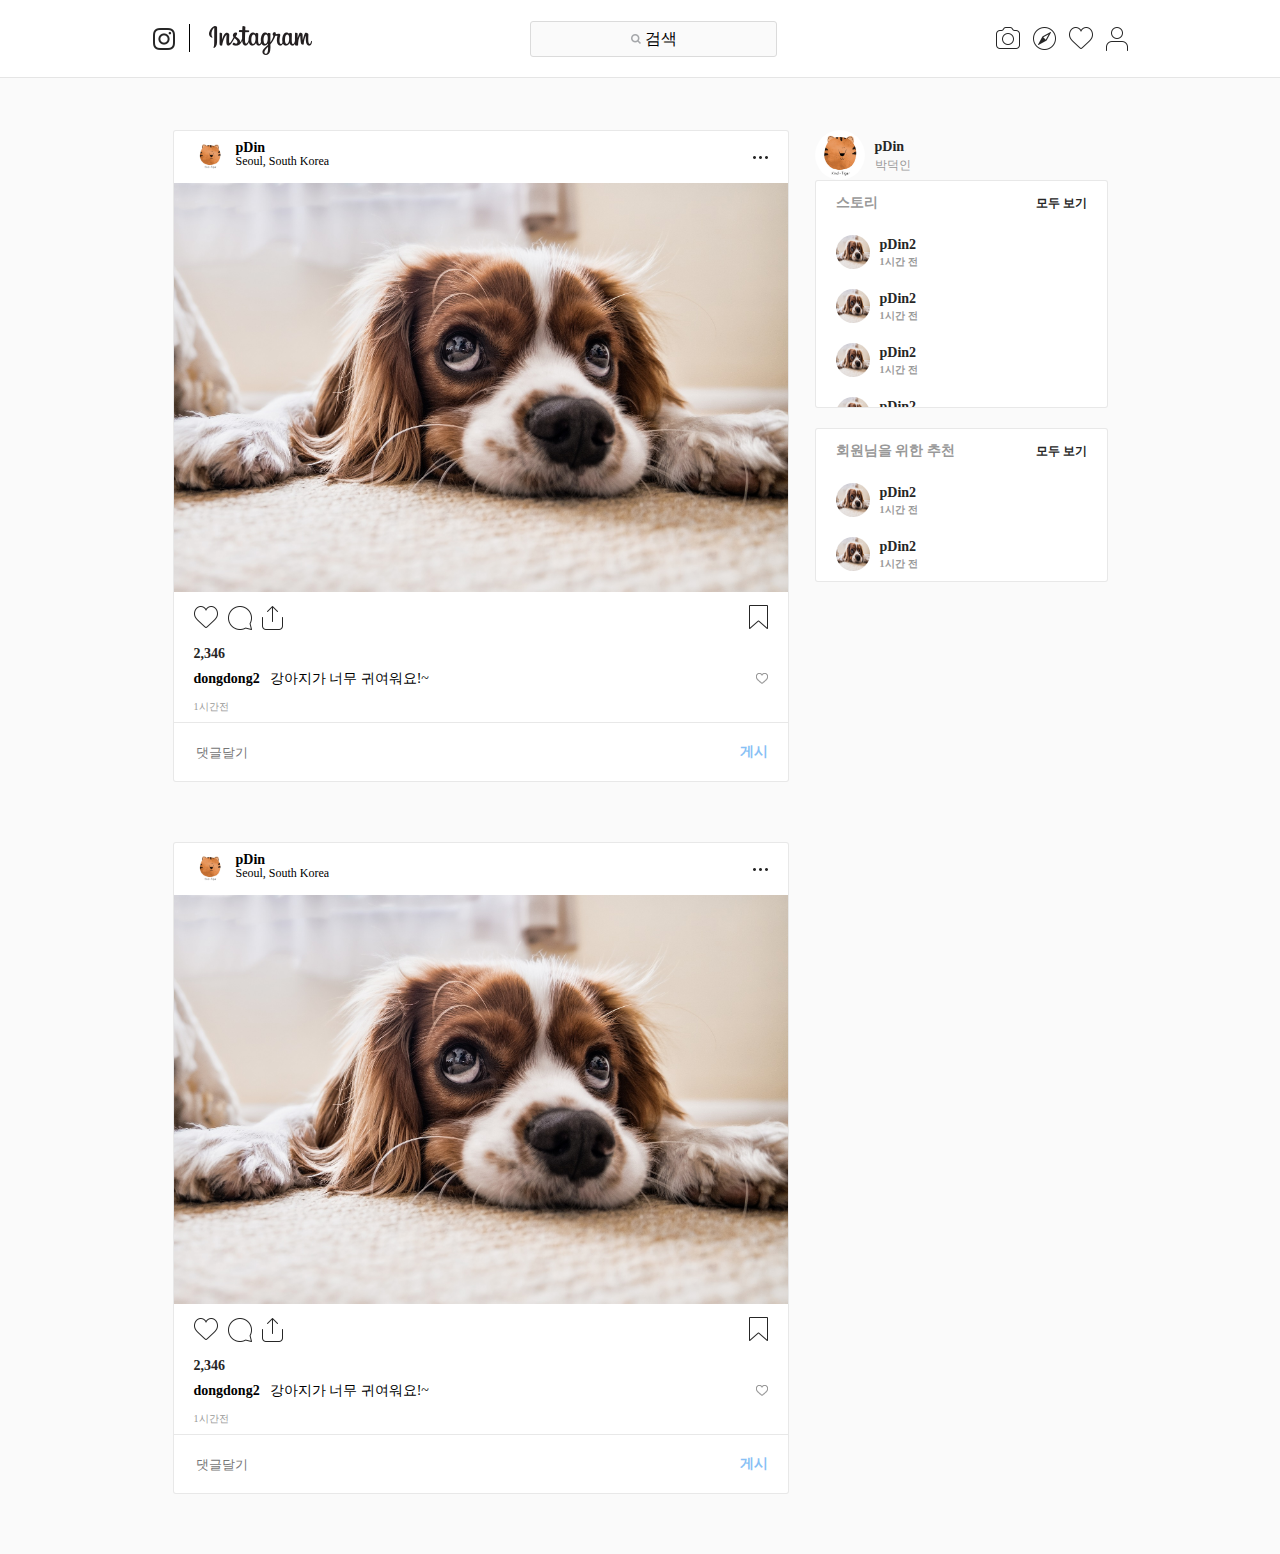
<file: index.html>
<!DOCTYPE html>
<html>
<head>
    <meta charset="UTF-8">
    <meta name="viewport" content="width=device-width, user-scalable=no, initial-scale=1.0, maximum-scale=1.0, minimum-scale=1.0">
    <link rel="stylesheet" href="css/reset.css">
    <link rel="stylesheet" href="css/style.css">
    
</head>
<body>
    

<section id="container">
    <!-- header -->
    <header id="header">
        <section class="inner">
            <h1 class="logo">
                <a href="index.html">
                    <div class="sprite_insta_icon"></div>
                    <div class="sprite_write_logo"></div>
                </a>
            </h1>

            <div class="search_box">
                <input type="text" placeholder="검색" id="search_field">
                <div class="fake_field">
                    <span class="sprite_small_search_icon"></span>
                    <span>검색</span>
                </div>
            </div>
            
            <div class="right_icons">
                <div class="sprite_camera_icon"></div>
                <div class="sprite_compass_icon"></div>
                <div class="sprite_heart_icon_outline"></div>
                <div class="sprite_user_icon_outline"></div>
            </div>


        </section>
    </header>
    <!-- //header -->

    <!-- hidden_menu -->
    <div class="hidden_menu">
        <div class="scroll_inner">
            <div class="user">
                <div class="thumb_img"><img src="imgs/thumb.jpeg" alt="프로필사진"></div>
                <div class="id">pDin3</div>
            </div>
            <div class="user">
                <div class="thumb_img"><img src="imgs/thumb.jpeg" alt="프로필사진"></div>
                <div class="id">pDin3</div>
            </div>
            <div class="user">
                <div class="thumb_img"><img src="imgs/thumb.jpeg" alt="프로필사진"></div>
                <div class="id">pDin3</div>
            </div>
            <div class="user">
                <div class="thumb_img"><img src="imgs/thumb.jpeg" alt="프로필사진"></div>
                <div class="id">pDin3</div>
            </div>
            <div class="user">
                <div class="thumb_img"><img src="imgs/thumb.jpeg" alt="프로필사진"></div>
                <div class="id">pDin3</div>
            </div>
            <div class="user">
                <div class="thumb_img"><img src="imgs/thumb.jpeg" alt="프로필사진"></div>
                <div class="id">pDin3</div>
            </div>
            <div class="user">
                <div class="thumb_img"><img src="imgs/thumb.jpeg" alt="프로필사진"></div>
                <div class="id">pDin3</div>
            </div>
            <div class="user">
                <div class="thumb_img"><img src="imgs/thumb.jpeg" alt="프로필사진"></div>
                <div class="id">pDin3</div>
            </div>
            <div class="user">
                <div class="thumb_img"><img src="imgs/thumb.jpeg" alt="프로필사진"></div>
                <div class="id">pDin3</div>
            </div>
            <div class="user">
                <div class="thumb_img"><img src="imgs/thumb.jpeg" alt="프로필사진"></div>
                <div class="id">pDin3</div>
            </div>
        </div>
    </div>
    <!-- //hidden_menu -->

    <!-- main_container -->
    <section id="main_container">
        <div class="inner">
            <div class="contents_box">
                <article class="contents">
                    <header class="top">
                        <div class="user_container">
                            <div class="profile_img">
                                <img src="imgs/thumb.jpeg" alt="프로필이미지">
                            </div>
                            <div class="user_name">
                                <div class="nick_name m_text">pDin</div>
                                <div class="country s_text">Seoul, South Korea</div>
                            </div>
                        </div>

                        <div class="sprite_more_icon" data-name="more">
                            <ul class="toggle_box">
                                <li><input type="submit" class="follow" value="팔로우" data-name="follow"></li>
                                <li>수정</li>
                                <li>삭제</li>
                            </ul>
                        </div>
                    </header>

                    <div class="img_section">
                        <div class="trans_inner">
                            <div>
                                <img src="imgs/img_section/img01.jpg" alt="visual01"> 
                            </div>
                        </div>
                    </div>

                    <div class="bottom_icons">
                        <div class="left_icons">
                            <div class="heart_btn">
                                <div class="sprite_heart_icon_outline" name="37" data-name="heartbeat"></div>
                            </div>
                            <div class="sprite_bubble_icon"></div>
                            <div class="sprite_share_icon" data-name="share"></div>
                        </div>
                        <div class="right_icons">
                            <div class="sprite_bookmark_outline" name="37" data-name="bookmark"></div>
                        </div>
                    </div>
                    <div class="likes m_text">
                        <span id="like-count-37">2,346</span>
                        <span id="bookmark-count-37"></span>
                    </div>
                    <div class="comment_container">
                        <div class="comment" id="comment-list-ajax-post37">

                            <div class="comment-detail">
                                <div class="nick_name m_text">dongdong2</div>
                                <div>강아지가 너무 귀여워요!~</div>
                            </div>

                        </div>
                        <div class="small_heart">
                            <div class="sprite_small_heart_icon_outline"></div>
                        </div>
                    </div>
                    <div class="timer">1시간전</div>

                    <div class="comment_field" id="add-comment-post-37">
                        <input type="text" placeholder="댓글달기">
                        <div class="upload_btn m_text" data-name="comment">게시</div>
                    </div>
                </article>
                <article class="contents">
                    <header class="top">
                        <div class="user_container">
                            <div class="profile_img">
                                <img src="imgs/thumb.jpeg" alt="프로필이미지">
                            </div>
                            <div class="user_name">
                                <div class="nick_name m_text">pDin</div>
                                <div class="country s_text">Seoul, South Korea</div>
                            </div>
                        </div>

                        <div class="sprite_more_icon" data-name="more">
                            <ul class="toggle_box">
                                <li><input type="submit" class="follow" value="팔로우" data-name="follow"></li>
                                <li>수정</li>
                                <li>삭제</li>
                            </ul>
                        </div>
                    </header>

                    <div class="img_section">
                        <div class="trans_inner">
                            <div>
                                <img src="imgs/img_section/img01.jpg" alt="visual01"> 
                            </div>
                        </div>
                    </div>

                    <div class="bottom_icons">
                        <div class="left_icons">
                            <div class="heart_btn">
                                <div class="sprite_heart_icon_outline" name="37" data-name="heartbeat"></div>
                            </div>
                            <div class="sprite_bubble_icon"></div>
                            <div class="sprite_share_icon" data-name="share"></div>
                        </div>
                        <div class="right_icons">
                            <div class="sprite_bookmark_outline" name="37" data-name="bookmark"></div>
                        </div>
                    </div>
                    <div class="likes m_text">
                        <span id="like-count-37">2,346</span>
                        <span id="bookmark-count-37"></span>
                    </div>
                    <div class="comment_container">
                        <div class="comment" id="comment-list-ajax-post37">

                            <div class="comment-detail">
                                <div class="nick_name m_text">dongdong2</div>
                                <div>강아지가 너무 귀여워요!~</div>
                            </div>

                        </div>
                        <div class="small_heart">
                            <div class="sprite_small_heart_icon_outline"></div>
                        </div>
                    </div>
                    <div class="timer">1시간전</div>

                    <div class="comment_field" id="add-comment-post-37">
                        <input type="text" placeholder="댓글달기">
                        <div class="upload_btn m_text" data-name="comment">게시</div>
                    </div>
                </article>
                
                
            </div>

            <div class="side_box">
                <div class="user_profile">
                    <div class="profile_thumb">
                        <img src="imgs/thumb.jpeg" alt="프로필사진">
                    </div>
                    <div class="detail">
                        <div class="id m_text">pDin</div>
                        <div class="ko_name">박덕인</div>
                    </div>
                </div>
                <article class="story">
                    <header class="story_header">
                        <div>스토리</div>
                        <div class="more">모두 보기</div>
                    </header>
                    <div class="scroll_inner">
                        <div class="thumb_user">
                            <div class="profile_thumb">
                                <img src="imgs/thumb02.jpg" alt="프로필사진">
                            </div>
                            <div class="detail">
                                <div class="id">pDin2</div>
                                <div class="time ">1시간 전</div>
                            </div>
                        </div>
                        <div class="thumb_user">
                                <div class="profile_thumb">
                                    <img src="imgs/thumb02.jpg" alt="프로필사진">
                                </div>
                                <div class="detail">
                                    <div class="id">pDin2</div>
                                    <div class="time ">1시간 전</div>
                                </div>
                        </div>
                        <div class="thumb_user">
                                <div class="profile_thumb">
                                    <img src="imgs/thumb02.jpg" alt="프로필사진">
                                </div>
                                <div class="detail">
                                    <div class="id">pDin2</div>
                                    <div class="time ">1시간 전</div>
                                </div>
                        </div>
                        <div class="thumb_user">
                                <div class="profile_thumb">
                                    <img src="imgs/thumb02.jpg" alt="프로필사진">
                                </div>
                                <div class="detail">
                                    <div class="id">pDin2</div>
                                    <div class="time ">1시간 전</div>
                                </div>
                        </div>
                        <div class="thumb_user">
                                <div class="profile_thumb">
                                    <img src="imgs/thumb02.jpg" alt="프로필사진">
                                </div>
                                <div class="detail">
                                    <div class="id">pDin2</div>
                                    <div class="time ">1시간 전</div>
                                </div>
                        </div>
                    </div>
                </article>

                <article class="recommend">
                        <header class="story_header">
                            <div>회원님을 위한 추천</div>
                            <div class="more">모두 보기</div>
                        </header>
                        <div class="thumb_user">
                            <div class="profile_thumb">
                                <img src="imgs/thumb02.jpg" alt="프로필사진">
                            </div>
                            <div class="detail">
                                <div class="id">pDin2</div>
                                <div class="time ">1시간 전</div>
                            </div>
                        </div>
                        <div class="thumb_user">
                                    <div class="profile_thumb">
                                        <img src="imgs/thumb02.jpg" alt="프로필사진">
                                    </div>
                                    <div class="detail">
                                        <div class="id">pDin2</div>
                                        <div class="time ">1시간 전</div>
                                    </div>
                        </div>
                                
                </article>

            </div>

        </div>
    </section>    
        
</section>

<script src="https://code.jquery.com/jquery-1.12.4.js"></script>
<script src="js/main.js"></script>
</body>
</html>
</file>
<file: css/style.css>
.sprite_insta_icon {
    display: inline-block;
    background: url('../imgs/background01.png') no-repeat -53px -235px;
    width: 22px;
    height: 22px;
}

.sprite_write_logo {
    display: inline-block;
    background: url('../imgs/background01.png') no-repeat -94px -72px;
    width: 103px;
    height: 29px;
}

.sprite_compass_icon {
    display: inline-block;
    background: url('../imgs/background01.png') no-repeat -130px -286px;
    width: 23px;
    height: 23px;
}

.sprite_user_icon_outline {
    display: inline-block;
    background: url('../imgs/background01.png') no-repeat -272px -182px;
    width: 22px;
    height: 24px;
}

.sprite_heart_icon_outline {
    display: inline-block;
    background: url('../imgs/background01.png') no-repeat -52px -261px;
    width: 24px;
    height: 22px;
}

.sprite_small_search_icon {
    display: inline-block;
    background: url('../imgs/background01.png') no-repeat -337px -246px;
    width: 10px;
    height: 10px;
}

.sprite_more_icon {
    display: inline-block;
    background: url('../imgs/background01.png') no-repeat -301px -218px;
    width: 15px;
    height: 3px;
}

.sprite_bubble_icon {
    display: inline-block;
    background: url('../imgs/background01.png') no-repeat -239px -202px;
    width: 24px;
    height: 24px;
}

.sprite_share_icon {
    display: inline-block;
    background: url('../imgs/background01.png') no-repeat -324px -52px;
    width: 21px;
    height: 24px;
}

.sprite_bookmark_outline {
    display: inline-block;
    background: url('../imgs/background01.png') no-repeat -237px -286px;
    width: 19px;
    height: 24px;
}

.sprite_bookmark_outline.on {
	background: url('../imgs/background01.png') no-repeat -159px -286px;
	width: 19px;
	height: 24px;
}

.sprite_small_heart_icon_outline {
    display: inline-block;
    background: url('../imgs/background01.png') no-repeat -323px -274px;
    width: 12px;
    height: 11px;
}

.sprite_camera_icon {
    display: inline-block;
    background: url('../imgs/background01.png') no-repeat -271px -104px;
    width: 24px;
    height: 22px;
}

.sprite_insta_big_logo {
    display: inline-block;
    background: url('../imgs/background02.png') no-repeat -98px -150px;
    width: 175px;
    height: 51px;
}

.sprite_plus_icon {
    display: inline-block;
    background: url('../imgs/background01.png') no-repeat -187px -202px;
    width: 23px;
    height: 23px;
}

.m_text{
    font-size: 14px;
    font-weight: bold;
}

.s_text{
    font-size: 12px;
}

body{
    background:#FAFAFA;
}

#header{
    width: 100%;
    position: absolute;
    left: 0;
    top: 0;
    z-index: 999;
    background: white;
    border-bottom: 1px solid rgba(0,0,0,0.1);
}

#header.on{
    position: fixed;
}

#header .inner{
    width: 975px;
    height: 77px;
    margin: 0 auto;
    display: flex;
    justify-content: space-between;
    align-items: center;
    transition:all 1s;
}

#header.on .inner{
    height: 52px;
}

#header .inner .logo > a{
    color:transparent;
}

#header .inner .logo .sprite_insta_icon{
    position: relative;
    margin-right: 30px;
}

#header .inner .logo .sprite_insta_icon::after{
    content:'';
    width: 1px;
    height: 28px;
    background: #000;
    position: absolute;
    right: -15px;
    top: -4px;
    transition:all .5s; 
}

#header .inner .logo div{
    vertical-align: middle;
}

#header .inner .logo div:nth-child(2){
    transform: translateY(2px);
    transition:all .5s;
}

#header.on .inner .logo .sprite_insta_icon::after{
    opacity: 0;
}

#header.on .inner .logo div:nth-child(2){
    opacity: 0;
}

#header .search_box{
    position: relative;
}

#search_field{
    width: 185px;
    height: 28px;
    background: #fafafa;
    border: 1px solid #dbdbdb;
    border-radius: 3px;
    padding: 3px 30px;
    color: #999;
    font-weight: 400;
    text-align: left;
    font-size: 14px;
    outline: none;
}
#search_field::placeholder{
    font-size: 0;
}

#search_field:focus::placeholder{
    font-size: 14px;
}

#header .search_box .fake_field{
    position: absolute;
    left: 50%;
    top: 50%;
    transform:translate(-50%,-50%);
    pointer-events: none;
}

#search_field:focus ~ .fake_field > span:nth-child(1){
    transform: translateX(-105px);
}

#search_field:focus ~ .fake_field > span:nth-child(2){
    display: none;
}

#header .right_icons{
    width: 132px;
    display: flex;
    justify-content: space-between;
}

#main_container{
    padding-top: 130px;
    display: flex;
    justify-content: center;
}

#main_container .inner{
    width: 935px;
    position: relative;
    /*height: 500px;
    background: whites*/
}

.contents_box{

}

.contents{
    max-width: 614px;
    /*height: 500px;*/
    border: 1px solid rgba(0,0,0,0.09);
    border-radius: 3px;
    margin-bottom: 60px;
    background: white;
}

.contents .top{
    display: flex;
    justify-content: space-between;
    align-items: center;
    padding: 10px 20px;
}

.contents .top .profile_img{
    width: 32px;
    height: 32px;
    border-radius: 50%;
    overflow: hidden;
    margin-right: 10px;
}

.contents .top .profile_img img{
    width: 100%;
}

.contents .top .user_container{
    display: flex;
}

.contents .sprite_more_icon{
    position: relative;
}

.contents .sprite_more_icon.on .toggle_box{
    display: block;
}

.contents .toggle_box{
    text-align: center;
    position: absolute;
    right: 0;
    top: 20px;
    border: 1px solid rgba(0,0,0,0.09);
    border-radius: 3px;
    display: none;
}

.contents .toggle_box > li{
    padding: 5px 10px;
    background: #fff;
}

.contents .toggle_box > li input{
    border: none;
    font-size: inherit;
}

.contents .img_section{
    overflow:hidden;
}

.contents .img_section img{
    width: 100%
}

.contents .bottom_icons{
    display: flex;
    justify-content: space-between;
    align-items: center;
    padding: 10px 20px;
}

.contents .bottom_icons .left_icons{
    display: flex;
}

.contents .bottom_icons .left_icons > div{
    margin-right: 10px;
    cursor: pointer;
}

.contents .bottom_icons .right_icons > div{
    cursor: pointer;
}

.sprite_heart_icon_outline.on{
    background: url('../imgs/background01.png') no-repeat -26px -261px;
}

.contents .likes{
    padding: 5px 20px;
    color: #262626;
}

.contents .comment_container{
    display: flex;
    justify-content:space-between;
    align-items: center;
    padding: 5px 20px;
}

.contents .comment_container .comment{
    display: flex;
    flex-direction: column;
    justify-content: space-between;
    align-items: center;
    font-size: 14px;
}

.contents .comment_container .comment-detail{
    display: flex;
}

.contents .comment_container .comment .nick_name{
    margin-right: 10px;

}

.contents .timer{
    font-size: 10px;
    letter-spacing: 0.2px;
    color: #999;
    border-bottom: 1px solid rgba(0,0,0,0.09);
    padding: 10px 20px;
}

.contents .comment_field{
    min-height: 56px;
    padding: 0 20px;
    position: relative;
}

.contents .comment_field input{
    width: 100%;
    height: 56px;
    border: none;
    outline: none;
    background: transparent;
}

.contents .comment_field input:focus ~ .upload_btn{
    pointer-events: initial;
    opacity: 1;
}

.contents .comment_field .upload_btn{
    color: #3897f0;
    position: absolute;
    right: 20px;
    top: 50%;
    transform: translateY(-50%);
    cursor: pointer;
    /*pointer-events: none;*/
    opacity: 0.6;
}

.side_box{
    width: 293px;
    /*height: 300px;*/
    position: absolute;
    /*background: rgba(0,0,100,0.16);*/
    right: 0;
    top: 0;
}

.side_box.on{
    position: fixed;
    top: 80px;
}

.side_box .profile_thumb{
    width: 50px;
    height: 50px;
    border-radius: 50%;
    overflow: hidden;
    margin-right: 10px;
}

.side_box .profile_thumb img{
    width: 100%;
    height: 100%;
}

.side_box .user_profile{
    display: flex;
    align-items: center;
     color: #262626;
}

.side_box .detail .id{
    margin-bottom: 5px;
}

.side_box .detail .ko_name{
    font-size: 12px;
    color: #999;
}

.side_box > article{
    border: 1px solid rgba(0,0,0,0.09);
    border-radius: 3px;
    margin-bottom: 20px;
    width: 291;
    font-size: 14px;
    color: #262626;
    font-weight: bold;
    background: white;
}

.side_box > article > header{
    display: flex;
    align-items: center;
    justify-content: space-between;
    padding: 15px 20px;
    color: #999;
}

.side_box > article > header .more{
    font-size: 12px;
    color: #262626;
    cursor: pointer;
}

.thumb_user{
    display: flex;
    align-items: center;
    padding: 10px 20px;
}

.thumb_user .profile_thumb{
    width: 34px;
    height: 34px;
}

.thumb_user .time{
    font-size: 10px;
    letter-spacing: 0.2px;
    color: #999;
}

.side_box .scroll_inner{
    height: 182px;
    overflow-x: hidden;
    overflow-y: auto;
    /*overflow: hidden auto;*/
}

.hidden_menu{
    width: 600px;
    position: absolute;
    left: 50%;
    transform: translateX(-50%);
    top: 100px;
    overflow: hidden;
    border: 1px solid rgba(0,0,0,0.09);
    border-radius: 3px;
    background: white;
    display: none;
}

.hidden_menu .scroll_inner{
    height: 100px;
    width: auto;
    overflow-x: auto;
    overflow-y: hidden;
    display: flex;
    align-items: center;
    padding: 0 10px;
}

.hidden_menu .scroll_inner .user{
    width: 80px;
    height: 80px;
    display: flex;
    flex-direction: column;
    align-items: center;
    margin-right: 15px;
    justify-content: space-between;
}

.hidden_menu .scroll_inner .user .id{
    font-size: 12px;
    color:#262626;
}

.hidden_menu .thumb_img{
    width: 56px;
    height: 56px;
    border-radius: 50%;
    overflow: hidden;
}

.hidden_menu .thumb_img img{
    width: 100%;
    height: 100%;
}

@media screen and (max-width:1000px){
    #header .inner{
        width: 97.5%;
    }

    .hidden_menu{
        display: block;
    }

    #main_container{
        padding-top: 220px;
    }

    #main_container .inner{
        width: 93.5%;
    }

    .contents_box{
        display: flex;
        flex-direction: column;
        align-items: center;
    }

    .side_box{
        display: none;
    }

}

@media screen and (max-width:650px){
    .search_box{
        display: none;
    }
}
</file>
